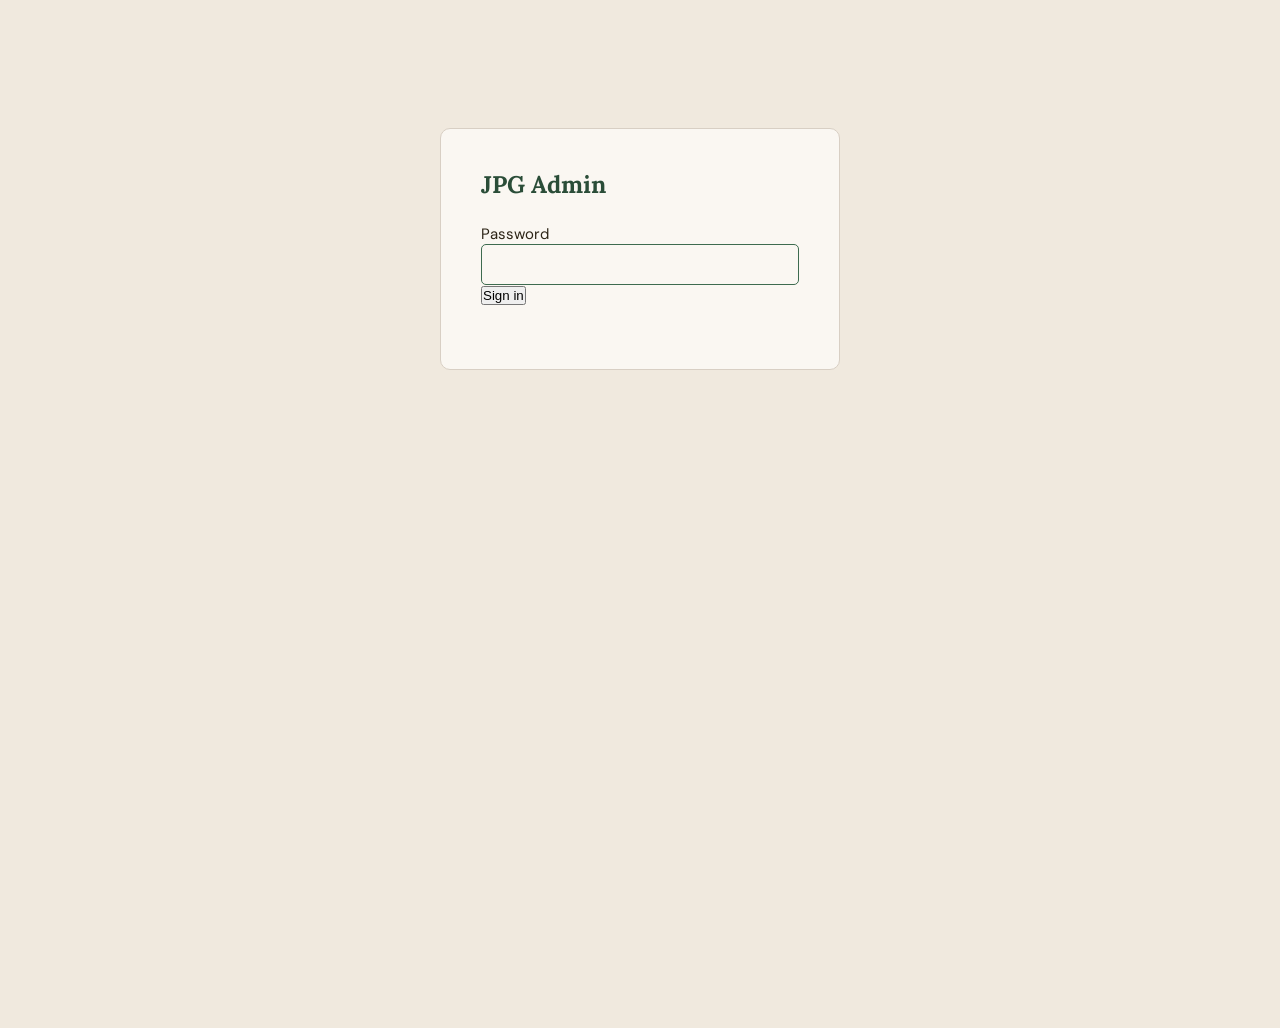
<file: admin/index.html>
<!DOCTYPE html>
<html lang="en">
<head>
  <meta charset="UTF-8">
  <meta name="viewport" content="width=device-width, initial-scale=1.0">
  <title>Admin</title>
  <link rel="preconnect" href="https://fonts.googleapis.com">
  <link rel="preconnect" href="https://fonts.gstatic.com" crossorigin>
  <link href="https://fonts.googleapis.com/css2?family=Lora:ital,wght@0,400;0,600&family=DM+Sans:opsz,wght@9..40,400;9..40,500&display=swap" rel="stylesheet">
  <link rel="stylesheet" href="admin.css">
</head>
<body>

  <!-- LOGIN SCREEN -->
  <div id="screen-login" class="screen">
    <div class="login-box">
      <h1>JPG Admin</h1>
      <form id="login-form">
        <label for="password">Password</label>
        <input type="password" id="password" autocomplete="current-password" autofocus>
        <button type="submit">Sign in</button>
        <p class="login-error" id="login-error"></p>
      </form>
    </div>
  </div>

  <!-- TOKEN SCREEN -->
  <div id="screen-token" class="screen hidden">
    <div class="login-box">
      <h1>GitHub Token</h1>
      <p class="token-note">Enter your GitHub Personal Access Token to enable saving. This is stored only in your browser.</p>
      <form id="token-form">
        <label for="gh-token">Personal Access Token</label>
        <input type="password" id="gh-token" placeholder="ghp_...">
        <button type="submit">Save &amp; Continue</button>
        <p class="login-error" id="token-error"></p>
      </form>
      <p class="token-hint">
        Generate one at <strong>github.com &rarr; Settings &rarr; Developer settings &rarr; Personal access tokens &rarr; Tokens (classic)</strong>.
        Needs <strong>repo</strong> scope.
      </p>
    </div>
  </div>

  <!-- ADMIN SCREEN -->
  <div id="screen-admin" class="screen hidden">

    <header class="admin-nav">
      <span class="admin-nav-title">JPG Admin</span>
      <div class="admin-nav-actions">
        <a href="/" target="_blank">View site &rarr;</a>
        <button id="btn-logout" class="btn-ghost">Sign out</button>
      </div>
    </header>

    <div class="admin-body">

      <!-- NOW SECTION -->
      <section class="admin-section">
        <div class="admin-section-head">
          <h2>Now</h2>
          <button class="btn-primary" id="btn-add-now">+ Add entry</button>
        </div>

        <div id="now-list" class="entry-list"></div>

        <!-- NOW FORM (hidden until add/edit) -->
        <div id="now-form-wrap" class="form-wrap hidden">
          <h3 id="now-form-title">New entry</h3>
          <input type="hidden" id="now-edit-id">
          <div class="form-row">
            <label>Tag</label>
            <select id="now-tag">
              <option value="reading">reading</option>
              <option value="listening">listening</option>
              <option value="thinking">thinking</option>
              <option value="watching">watching</option>
            </select>
          </div>
          <div class="form-row">
            <label>Title</label>
            <input type="text" id="now-title" placeholder="Book title, album name, topic...">
          </div>
          <div class="form-row">
            <label>Link <span class="label-optional">(optional)</span></label>
            <input type="url" id="now-url" placeholder="https://...">
          </div>
          <div class="form-row">
            <label>Cover image URL <span class="label-optional">(optional)</span></label>
            <input type="url" id="now-thumb" placeholder="https://... (right-click any image &rarr; Copy Image Address)">
            <div id="now-thumb-preview" class="thumb-preview"></div>
          </div>
          <div class="form-row">
            <label>Note</label>
            <textarea id="now-body" rows="4" placeholder="Your note about this..."></textarea>
          </div>
          <div class="form-actions">
            <button class="btn-primary" id="btn-now-save">Save entry</button>
            <button class="btn-ghost" id="btn-now-cancel">Cancel</button>
          </div>
          <p class="form-status" id="now-status"></p>
        </div>
      </section>

      <!-- WRITING SECTION -->
      <section class="admin-section">
        <div class="admin-section-head">
          <h2>Writing</h2>
          <button class="btn-primary" id="btn-add-post">+ New post</button>
        </div>

        <div id="writing-list" class="entry-list"></div>

        <!-- WRITING FORM -->
        <div id="writing-form-wrap" class="form-wrap hidden">
          <h3 id="writing-form-title">New post</h3>
          <input type="hidden" id="writing-edit-slug">
          <div class="form-row">
            <label>Title</label>
            <input type="text" id="writing-title" placeholder="Post title">
          </div>
          <div class="form-row">
            <label>Date</label>
            <input type="text" id="writing-date" placeholder="March 2026">
          </div>
          <div class="form-row">
            <label>Description <span class="label-optional">(shown on homepage)</span></label>
            <input type="text" id="writing-desc" placeholder="One or two sentences about the post.">
          </div>
          <div class="form-row">
            <label>Body <span class="label-optional">One paragraph per line. Blank line = new paragraph.</span></label>
            <textarea id="writing-body" rows="18" placeholder="Write your post here. Separate paragraphs with a blank line.&#10;&#10;Like this."></textarea>
          </div>
          <div class="form-actions">
            <button class="btn-primary" id="btn-writing-save">Save post</button>
            <button class="btn-ghost" id="btn-writing-cancel">Cancel</button>
          </div>
          <p class="form-status" id="writing-status"></p>
        </div>
      </section>

    </div>
  </div>

  <script src="admin.js"></script>
</body>
</html>
</file>
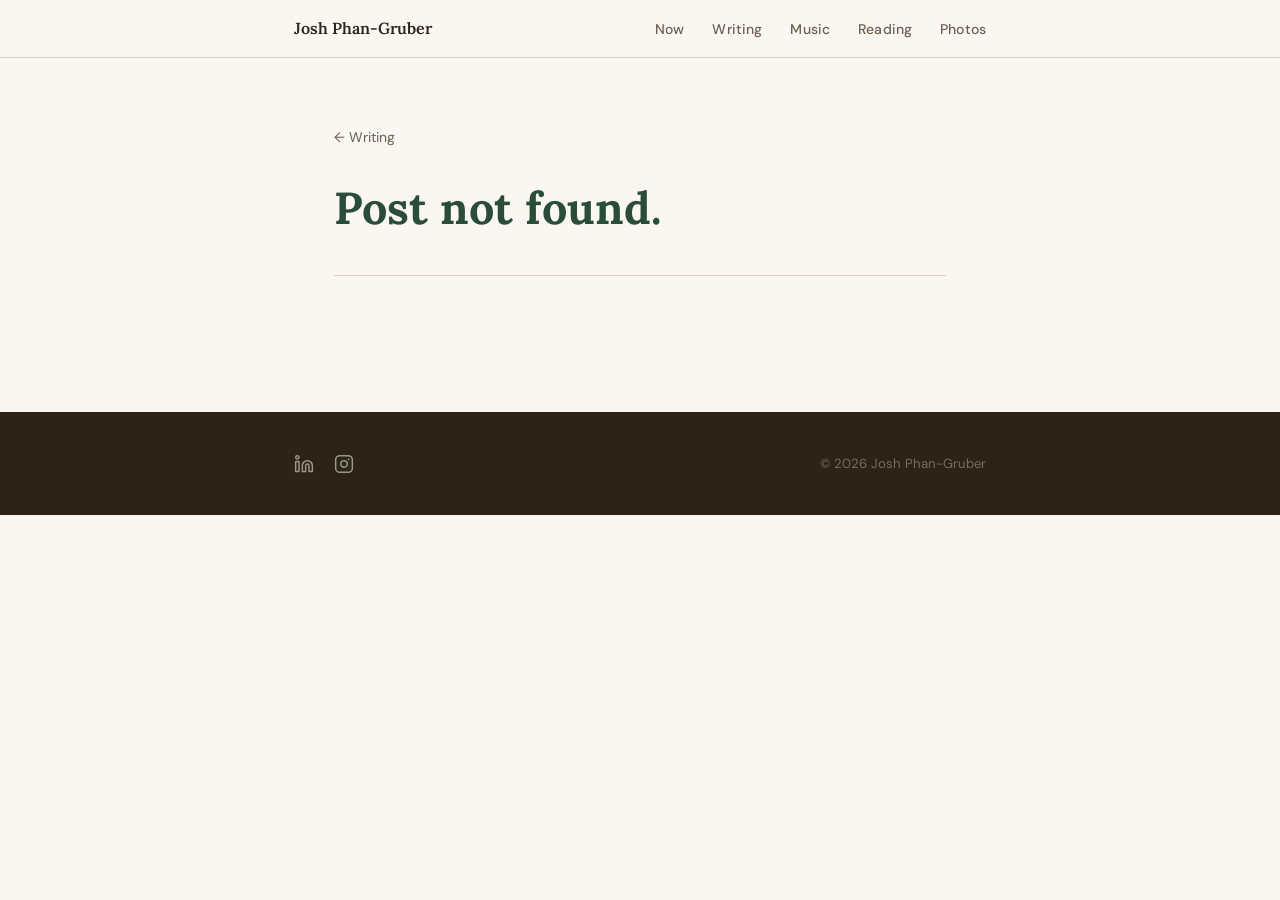
<file: writing/post.html>
<!DOCTYPE html>
<html lang="en">
<head>
  <meta charset="UTF-8">
  <meta name="viewport" content="width=device-width, initial-scale=1.0">
  <title>Josh Phan-Gruber</title>
  <link rel="preconnect" href="https://fonts.googleapis.com">
  <link rel="preconnect" href="https://fonts.gstatic.com" crossorigin>
  <link href="https://fonts.googleapis.com/css2?family=Lora:ital,wght@0,400;0,600;0,700;1,400&family=DM+Sans:opsz,wght@9..40,300;9..40,400;9..40,500&display=swap" rel="stylesheet">
  <link rel="stylesheet" href="../style.css">
  <link rel="stylesheet" href="post.css">
</head>
<body>

  <nav class="site-nav">
    <div class="nav-inner">
      <a href="../index.html" class="nav-name">Josh Phan-Gruber</a>
      <ul class="nav-links">
        <li><a href="../index.html#now">Now</a></li>
        <li><a href="../index.html#writing">Writing</a></li>
        <li><a href="../index.html#music">Music</a></li>
        <li><a href="../index.html#reading">Reading</a></li>
        <li><a href="../index.html#photos">Photos</a></li>
      </ul>
    </div>
  </nav>

  <main class="post-wrap">
    <article class="post" id="post-content">
      <header class="post-header">
        <a href="../index.html#writing" class="post-back">&larr; Writing</a>
        <h1 id="post-title">Loading...</h1>
        <p class="post-meta" id="post-date"></p>
      </header>
      <div class="post-body" id="post-body"></div>
    </article>
  </main>

  <footer class="site-footer">
    <div class="container footer-inner">
      <div class="footer-links">
        <a href="https://www.linkedin.com/in/joshua-phan-gruber/" target="_blank" rel="noopener" aria-label="LinkedIn">
          <svg width="20" height="20" viewBox="0 0 24 24" fill="none" aria-hidden="true">
            <path d="M16 8a6 6 0 0 1 6 6v7h-4v-7a2 2 0 0 0-2-2 2 2 0 0 0-2 2v7h-4v-7a6 6 0 0 1 6-6z" stroke="currentColor" stroke-width="1.75" stroke-linecap="round" stroke-linejoin="round"/>
            <rect x="2" y="9" width="4" height="12" stroke="currentColor" stroke-width="1.75" stroke-linecap="round" stroke-linejoin="round"/>
            <circle cx="4" cy="4" r="2" stroke="currentColor" stroke-width="1.75"/>
          </svg>
        </a>
        <a href="https://instagram.com/jphangruber" target="_blank" rel="noopener" aria-label="Instagram">
          <svg width="20" height="20" viewBox="0 0 24 24" fill="none" aria-hidden="true">
            <rect x="2" y="2" width="20" height="20" rx="5" ry="5" stroke="currentColor" stroke-width="1.75" stroke-linecap="round" stroke-linejoin="round"/>
            <path d="M16 11.37A4 4 0 1 1 12.63 8 4 4 0 0 1 16 11.37z" stroke="currentColor" stroke-width="1.75" stroke-linecap="round" stroke-linejoin="round"/>
            <line x1="17.5" y1="6.5" x2="17.51" y2="6.5" stroke="currentColor" stroke-width="2" stroke-linecap="round"/>
          </svg>
        </a>
      </div>
      <p class="footer-copy">&copy; 2026 Josh Phan-Gruber</p>
    </div>
  </footer>

  <script>
    async function loadPost() {
      const slug = new URLSearchParams(window.location.search).get('slug');
      if (!slug) { document.getElementById('post-title').textContent = 'Post not found.'; return; }
      try {
        const res = await fetch('/data/writing.json?v=' + Date.now());
        const posts = await res.json();
        const post = posts.find(p => p.slug === slug);
        if (!post) { document.getElementById('post-title').textContent = 'Post not found.'; return; }
        document.title = post.title + ' — Josh Phan-Gruber';
        document.getElementById('post-title').textContent = post.title;
        document.getElementById('post-date').textContent = post.date;
        document.getElementById('post-body').innerHTML = post.body;
      } catch (e) {
        document.getElementById('post-title').textContent = 'Could not load post.';
      }
    }
    loadPost();
  </script>

</body>
</html>
</file>
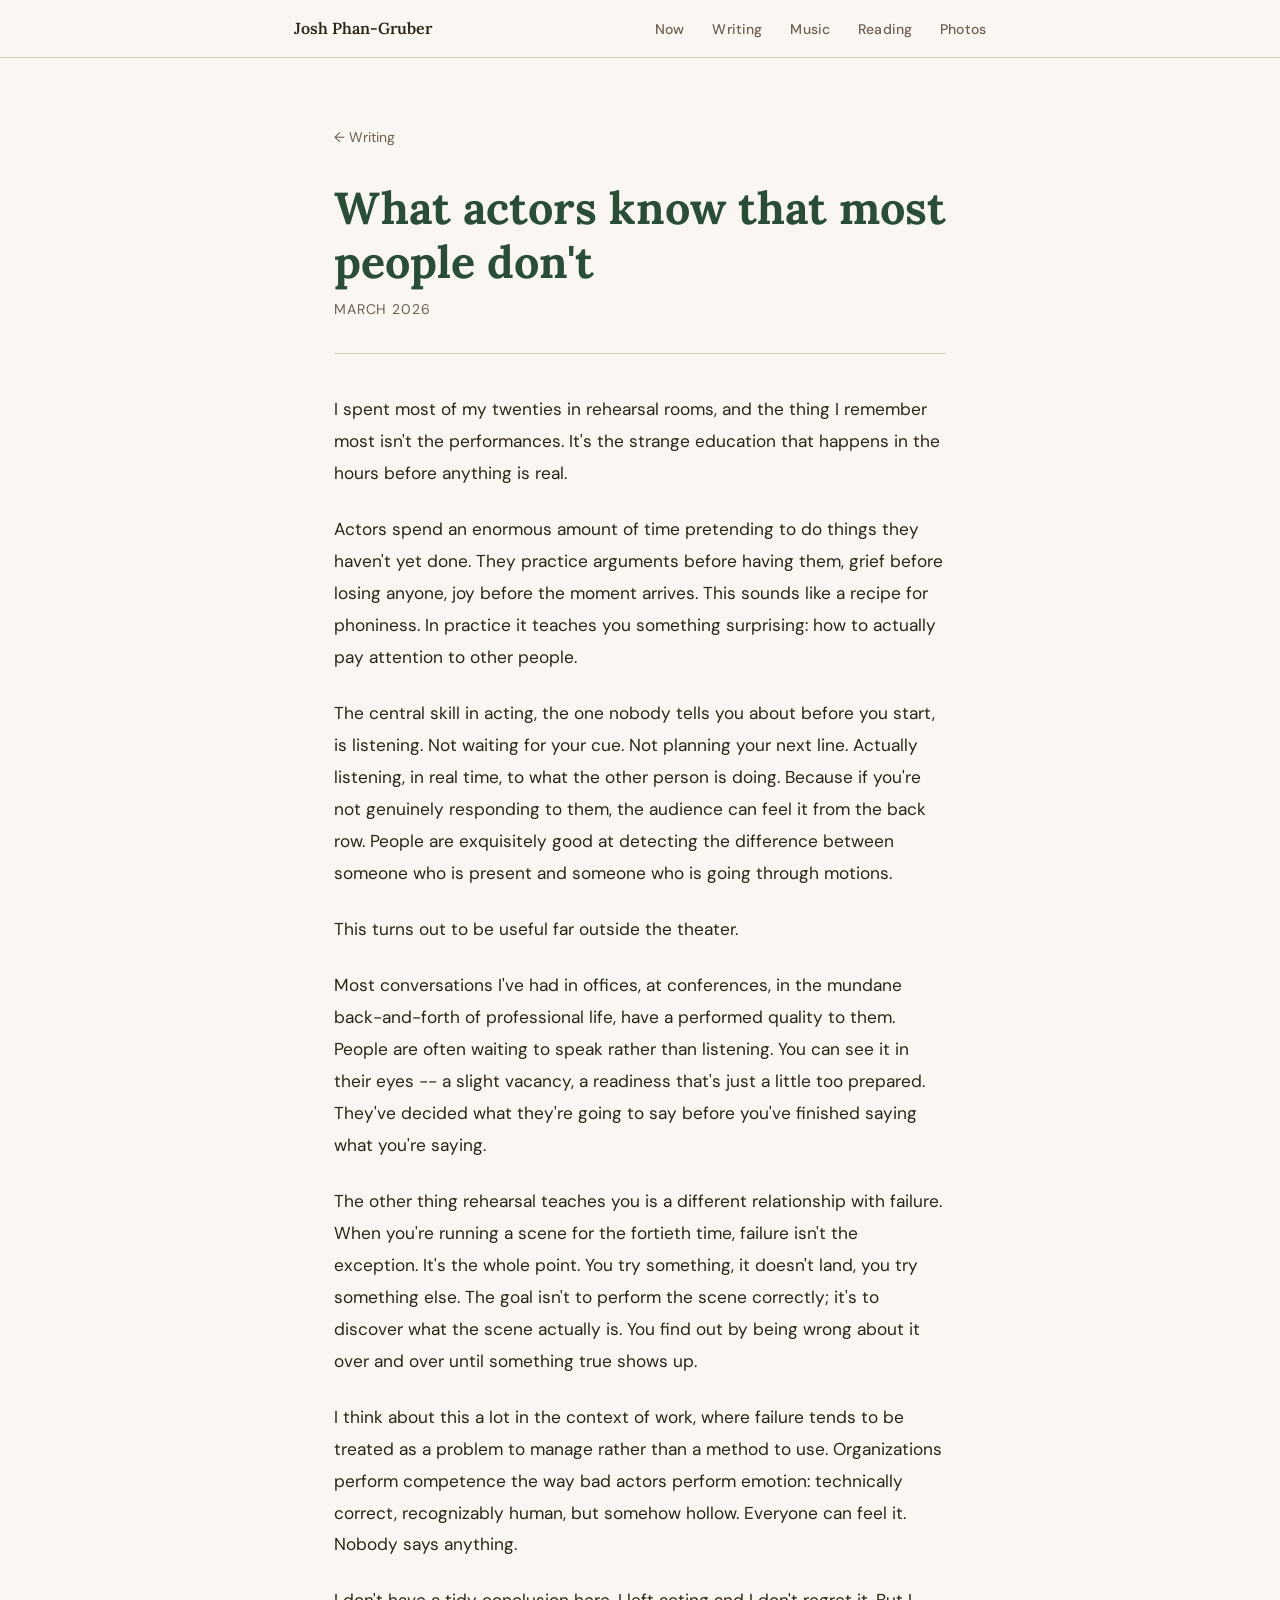
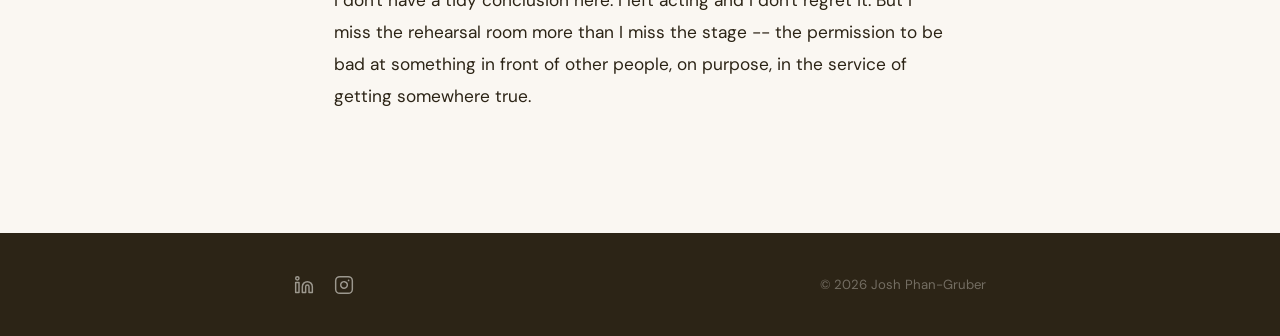
<file: writing/what-actors-know.html>
<!DOCTYPE html>
<html lang="en">
<head>
  <meta charset="UTF-8">
  <meta name="viewport" content="width=device-width, initial-scale=1.0">
  <title>What actors know that most people don't &mdash; Josh Phan-Gruber</title>
  <meta name="description" content="A decade on stage teaches you some strange things about listening, failure, and why rehearsal is nothing like the real thing.">
  <link rel="preconnect" href="https://fonts.googleapis.com">
  <link rel="preconnect" href="https://fonts.gstatic.com" crossorigin>
  <link href="https://fonts.googleapis.com/css2?family=Lora:ital,wght@0,400;0,600;0,700;1,400&family=DM+Sans:opsz,wght@9..40,300;9..40,400;9..40,500&display=swap" rel="stylesheet">
  <link rel="stylesheet" href="../style.css">
  <link rel="stylesheet" href="post.css">
</head>
<body>

  <nav class="site-nav">
    <div class="nav-inner">
      <a href="../index.html" class="nav-name">Josh Phan-Gruber</a>
      <ul class="nav-links">
        <li><a href="../index.html#now">Now</a></li>
        <li><a href="../index.html#writing">Writing</a></li>
        <li><a href="../index.html#music">Music</a></li>
        <li><a href="../index.html#reading">Reading</a></li>
        <li><a href="../index.html#photos">Photos</a></li>
      </ul>
    </div>
  </nav>

  <main class="post-wrap">
    <article class="post">

      <header class="post-header">
        <a href="../index.html#writing" class="post-back">&larr; Writing</a>
        <h1>What actors know that most people don't</h1>
        <p class="post-meta">March 2026</p>
      </header>

      <div class="post-body">

        <p>I spent most of my twenties in rehearsal rooms, and the thing I remember most isn't the performances. It's the strange education that happens in the hours before anything is real.</p>

        <p>Actors spend an enormous amount of time pretending to do things they haven't yet done. They practice arguments before having them, grief before losing anyone, joy before the moment arrives. This sounds like a recipe for phoniness. In practice it teaches you something surprising: how to actually pay attention to other people.</p>

        <p>The central skill in acting, the one nobody tells you about before you start, is listening. Not waiting for your cue. Not planning your next line. Actually listening, in real time, to what the other person is doing. Because if you're not genuinely responding to them, the audience can feel it from the back row. People are exquisitely good at detecting the difference between someone who is present and someone who is going through motions.</p>

        <p>This turns out to be useful far outside the theater.</p>

        <p>Most conversations I've had in offices, at conferences, in the mundane back-and-forth of professional life, have a performed quality to them. People are often waiting to speak rather than listening. You can see it in their eyes -- a slight vacancy, a readiness that's just a little too prepared. They've decided what they're going to say before you've finished saying what you're saying.</p>

        <p>The other thing rehearsal teaches you is a different relationship with failure. When you're running a scene for the fortieth time, failure isn't the exception. It's the whole point. You try something, it doesn't land, you try something else. The goal isn't to perform the scene correctly; it's to discover what the scene actually is. You find out by being wrong about it over and over until something true shows up.</p>

        <p>I think about this a lot in the context of work, where failure tends to be treated as a problem to manage rather than a method to use. Organizations perform competence the way bad actors perform emotion: technically correct, recognizably human, but somehow hollow. Everyone can feel it. Nobody says anything.</p>

        <p>I don't have a tidy conclusion here. I left acting and I don't regret it. But I miss the rehearsal room more than I miss the stage -- the permission to be bad at something in front of other people, on purpose, in the service of getting somewhere true.</p>

      </div>

    </article>
  </main>

  <footer class="site-footer">
    <div class="container footer-inner">
      <div class="footer-links">
        <a href="https://www.linkedin.com/in/joshua-phan-gruber/" target="_blank" rel="noopener" aria-label="LinkedIn">
          <svg width="20" height="20" viewBox="0 0 24 24" fill="none" aria-hidden="true">
            <path d="M16 8a6 6 0 0 1 6 6v7h-4v-7a2 2 0 0 0-2-2 2 2 0 0 0-2 2v7h-4v-7a6 6 0 0 1 6-6z" stroke="currentColor" stroke-width="1.75" stroke-linecap="round" stroke-linejoin="round"/>
            <rect x="2" y="9" width="4" height="12" stroke="currentColor" stroke-width="1.75" stroke-linecap="round" stroke-linejoin="round"/>
            <circle cx="4" cy="4" r="2" stroke="currentColor" stroke-width="1.75"/>
          </svg>
        </a>
        <a href="https://instagram.com/jphangruber" target="_blank" rel="noopener" aria-label="Instagram">
          <svg width="20" height="20" viewBox="0 0 24 24" fill="none" aria-hidden="true">
            <rect x="2" y="2" width="20" height="20" rx="5" ry="5" stroke="currentColor" stroke-width="1.75" stroke-linecap="round" stroke-linejoin="round"/>
            <path d="M16 11.37A4 4 0 1 1 12.63 8 4 4 0 0 1 16 11.37z" stroke="currentColor" stroke-width="1.75" stroke-linecap="round" stroke-linejoin="round"/>
            <line x1="17.5" y1="6.5" x2="17.51" y2="6.5" stroke="currentColor" stroke-width="2" stroke-linecap="round"/>
          </svg>
        </a>
      </div>
      <p class="footer-copy">&copy; 2026 Josh Phan-Gruber</p>
    </div>
  </footer>

</body>
</html>
</file>
<file: admin/admin.css>
:root {
  --bg:         #faf7f2;
  --bg-alt:     #f0e9de;
  --text:       #2c2416;
  --muted:      #6e5f50;
  --green:      #3d6b4f;
  --green-dark: #2a4d38;
  --amber:      #b86a2b;
  --border:     #d8cfc4;
  --font-serif: 'Lora', Georgia, serif;
  --font-sans:  'DM Sans', system-ui, sans-serif;
}

*, *::before, *::after { box-sizing: border-box; margin: 0; padding: 0; }

body {
  font-family: var(--font-sans);
  font-size: 15px;
  background: var(--bg-alt);
  color: var(--text);
  -webkit-font-smoothing: antialiased;
}

.screen { min-height: 100vh; }
.hidden { display: none !important; }

/* ── Login ── */
.login-box {
  max-width: 400px;
  margin: 8rem auto;
  padding: 2.5rem;
  background: var(--bg);
  border: 1px solid var(--border);
  border-radius: 10px;
}

.login-box h1 {
  font-family: var(--font-serif);
  font-size: 1.5rem;
  color: var(--green-dark);
  margin-bottom: 1.5rem;
}

.token-note {
  color: var(--muted);
  font-size: 0.9rem;
  line-height: 1.6;
  margin-bottom: 1.5rem;
}

.token-hint {
  margin-top: 1.25rem;
  font-size: 0.8rem;
  color: var(--muted);
  line-height: 1.6;
}

.login-error {
  color: #b02020;
  font-size: 0.85rem;
  margin-top: 0.5rem;
  min-height: 1.2em;
}

/* ── Admin nav ── */
.admin-nav {
  position: sticky;
  top: 0;
  z-index: 10;
  background: var(--text);
  color: var(--bg);
  padding: 0.85rem 1.5rem;
  display: flex;
  align-items: center;
  justify-content: space-between;
}

.admin-nav-title {
  font-family: var(--font-serif);
  font-weight: 600;
  font-size: 1rem;
}

.admin-nav-actions {
  display: flex;
  align-items: center;
  gap: 1.25rem;
}

.admin-nav-actions a {
  color: rgba(250,247,242,0.65);
  font-size: 0.85rem;
  text-decoration: none;
}

.admin-nav-actions a:hover { color: var(--bg); }

/* ── Admin body ── */
.admin-body {
  max-width: 760px;
  margin: 0 auto;
  padding: 2.5rem 1.5rem 5rem;
  display: flex;
  flex-direction: column;
  gap: 3rem;
}

.admin-section {
  background: var(--bg);
  border: 1px solid var(--border);
  border-radius: 10px;
  overflow: hidden;
}

.admin-section-head {
  display: flex;
  align-items: center;
  justify-content: space-between;
  padding: 1.25rem 1.5rem;
  border-bottom: 1px solid var(--border);
}

.admin-section-head h2 {
  font-family: var(--font-serif);
  font-size: 1.2rem;
  font-weight: 600;
}

/* ── Entry list ── */
.entry-list { padding: 0; }

.entry-item {
  display: flex;
  align-items: center;
  gap: 1rem;
  padding: 0.9rem 1.5rem;
  border-bottom: 1px solid var(--border);
}

.entry-item:last-child { border-bottom: none; }

.entry-thumb {
  width: 40px;
  height: 40px;
  border-radius: 4px;
  object-fit: cover;
  flex-shrink: 0;
  border: 1px solid var(--border);
}

.entry-thumb-placeholder {
  width: 40px;
  height: 40px;
  border-radius: 4px;
  background: var(--bg-alt);
  flex-shrink: 0;
  border: 1px solid var(--border);
}

.entry-info { flex: 1; min-width: 0; }

.entry-tag {
  display: inline-block;
  font-size: 0.65rem;
  font-weight: 500;
  text-transform: uppercase;
  letter-spacing: 0.08em;
  padding: 0.15em 0.5em;
  border-radius: 3px;
  margin-bottom: 0.2rem;
  background: #ddeee4;
  color: #2a6040;
}

.entry-tag.tag-listening { background: #f5e4d2; color: #8f4b1a; }
.entry-tag.tag-thinking  { background: #e8e3f0; color: #4a3a80; }
.entry-tag.tag-watching  { background: #fde8e8; color: #8f2020; }

.entry-title {
  font-size: 0.9rem;
  font-weight: 500;
  white-space: nowrap;
  overflow: hidden;
  text-overflow: ellipsis;
}

.entry-date {
  font-size: 0.8rem;
  color: var(--muted);
  margin-top: 0.1rem;
}

.entry-actions {
  display: flex;
  gap: 0.5rem;
  flex-shrink: 0;
}

.entry-empty {
  padding: 2rem 1.5rem;
  color: var(--muted);
  font-style: italic;
  font-size: 0.9rem;
}

/* ── Form ── */
.form-wrap {
  padding: 1.5rem;
  border-top: 1px solid var(--border);
  background: var(--bg-alt);
}

.form-wrap h3 {
  font-family: var(--font-serif);
  font-size: 1rem;
  font-weight: 600;
  margin-bottom: 1.25rem;
}

.form-row {
  margin-bottom: 1rem;
}

.form-row label {
  display: block;
  font-size: 0.8rem;
  font-weight: 500;
  text-transform: uppercase;
  letter-spacing: 0.06em;
  color: var(--muted);
  margin-bottom: 0.35rem;
}

.label-optional {
  text-transform: none;
  letter-spacing: 0;
  font-weight: 400;
  color: var(--muted);
  font-size: 0.75rem;
}

.form-actions {
  display: flex;
  gap: 0.75rem;
  margin-top: 1.25rem;
}

.form-status {
  margin-top: 0.75rem;
  font-size: 0.85rem;
  min-height: 1.2em;
}

.form-status.success { color: var(--green-dark); }
.form-status.error   { color: #b02020; }

.thumb-preview {
  margin-top: 0.5rem;
}

.thumb-preview img {
  width: 60px;
  height: 60px;
  object-fit: cover;
  border-radius: 4px;
  border: 1px solid var(--border);
}

/* ── Inputs ── */
input[type="text"],
input[type="url"],
input[type="password"],
select,
textarea {
  width: 100%;
  padding: 0.55rem 0.75rem;
  font-family: var(--font-sans);
  font-size: 0.9rem;
  color: var(--text);
  background: var(--bg);
  border: 1px solid var(--border);
  border-radius: 5px;
  outline: none;
  transition: border-color 0.15s;
  line-height: 1.5;
}

input:focus, select:focus, textarea:focus {
  border-color: var(--green);
}

textarea { resize: vertical; }

/* ── Buttons ── */
.btn-primary {
  display: inline-block;
  padding: 0.5em 1.1em;
  background: var(--green);
  color: #fff;
  border: none;
  border-radius: 5px;
  font-family: var(--font-sans);
  font-size: 0.875rem;
  font-weight: 500;
  cursor: pointer;
  transition: background 0.15s;
}

.btn-primary:hover { background: var(--green-dark); }

.btn-ghost {
  display: inline-block;
  padding: 0.5em 1.1em;
  background: transparent;
  color: var(--muted);
  border: 1px solid var(--border);
  border-radius: 5px;
  font-family: var(--font-sans);
  font-size: 0.875rem;
  cursor: pointer;
  transition: border-color 0.15s, color 0.15s;
}

.btn-ghost:hover { border-color: var(--text); color: var(--text); }

.btn-edit {
  padding: 0.3em 0.7em;
  font-size: 0.8rem;
  background: transparent;
  border: 1px solid var(--border);
  border-radius: 4px;
  cursor: pointer;
  color: var(--muted);
  font-family: var(--font-sans);
  transition: border-color 0.15s, color 0.15s;
}

.btn-edit:hover { border-color: var(--green); color: var(--green); }

.btn-delete {
  padding: 0.3em 0.7em;
  font-size: 0.8rem;
  background: transparent;
  border: 1px solid var(--border);
  border-radius: 4px;
  cursor: pointer;
  color: var(--muted);
  font-family: var(--font-sans);
  transition: border-color 0.15s, color 0.15s;
}

.btn-delete:hover { border-color: #b02020; color: #b02020; }
</file>
<file: style.css>
/* ============================================================
   VARIABLES
   ============================================================ */
:root {
  --bg:          #faf7f2;
  --bg-alt:      #f0e9de;
  --text:        #2c2416;
  --text-muted:  #6e5f50;
  --green:       #3d6b4f;
  --green-dark:  #2a4d38;
  --green-light: #ddeee4;
  --amber:       #b86a2b;
  --amber-light: #f5e4d2;
  --border:      #d8cfc4;
  --max-w:       740px;
  --font-serif:  'Lora', Georgia, 'Times New Roman', serif;
  --font-sans:   'DM Sans', system-ui, -apple-system, sans-serif;
}

/* ============================================================
   RESET & BASE
   ============================================================ */
*, *::before, *::after {
  box-sizing: border-box;
  margin: 0;
  padding: 0;
}

html {
  scroll-behavior: smooth;
  scroll-padding-top: 64px;
}

body {
  font-family: var(--font-sans);
  font-size: 17px;
  line-height: 1.75;
  color: var(--text);
  background: var(--bg);
  -webkit-font-smoothing: antialiased;
}

h1, h2, h3, h4 {
  font-family: var(--font-serif);
  line-height: 1.2;
  color: var(--text);
}

h1 { font-size: clamp(2rem, 5vw, 2.8rem); font-weight: 700; }
h2 { font-size: 1.85rem; font-weight: 600; }
h3 { font-size: 1.1rem; font-weight: 600; }

p { margin-bottom: 1rem; }
p:last-child { margin-bottom: 0; }

a {
  color: var(--green);
  text-decoration: none;
  transition: color 0.15s;
}

a:hover {
  color: var(--green-dark);
  text-decoration: underline;
}

img { max-width: 100%; display: block; }


/* ============================================================
   NAVIGATION
   ============================================================ */
.site-nav {
  position: sticky;
  top: 0;
  z-index: 100;
  background: rgba(250, 247, 242, 0.94);
  backdrop-filter: blur(10px);
  -webkit-backdrop-filter: blur(10px);
  border-bottom: 1px solid var(--border);
}

.nav-inner {
  max-width: var(--max-w);
  margin: 0 auto;
  padding: 0.85rem 1.5rem;
  display: flex;
  align-items: center;
  justify-content: space-between;
  gap: 1.5rem;
}

.nav-name {
  font-family: var(--font-serif);
  font-size: 1rem;
  font-weight: 600;
  color: var(--text);
  text-decoration: none;
  white-space: nowrap;
  flex-shrink: 0;
}

.nav-name:hover {
  color: var(--green);
  text-decoration: none;
}

.nav-links {
  list-style: none;
  display: flex;
  gap: 1.75rem;
  flex-wrap: wrap;
}

.nav-links a {
  font-size: 0.875rem;
  font-weight: 500;
  letter-spacing: 0.01em;
  color: var(--text-muted);
  text-decoration: none;
}

.nav-links a:hover,
.nav-links a.active {
  color: var(--green);
  text-decoration: none;
}


/* ============================================================
   CONTAINER
   ============================================================ */
.container {
  max-width: var(--max-w);
  margin: 0 auto;
  padding: 0 1.5rem;
}


/* ============================================================
   SECTION CHROME
   ============================================================ */
.section,
.section-alt {
  padding: 5rem 0;
}

.section     { background: var(--bg); }
.section-alt { background: var(--bg-alt); }

.section-sub {
  color: var(--text-muted);
  font-size: 1rem;
  margin-top: 0.3rem;
  margin-bottom: 2.5rem;
}

.empty-note {
  color: var(--text-muted);
  font-family: var(--font-serif);
  font-style: italic;
}


/* ============================================================
   HERO
   ============================================================ */
.hero {
  padding: 5.5rem 0 5rem;
  background: var(--bg);
}

.hero-inner {
  max-width: var(--max-w);
  margin: 0 auto;
  padding: 0 1.5rem;
  display: flex;
  align-items: flex-start;
  gap: 3rem;
}

.hero-photo { flex-shrink: 0; }

.headshot {
  width: 170px;
  height: 170px;
  border-radius: 50%;
  object-fit: cover;
  object-position: 10% center;
  border: 3px solid var(--bg-alt);
  box-shadow: 0 0 0 1px var(--border), 0 8px 28px rgba(44, 36, 22, 0.12);
}

.hero-text { flex: 1; min-width: 0; }

.hero-text h1 {
  margin-bottom: 1rem;
  color: var(--green-dark);
}

.intro {
  font-size: 1.1rem;
  line-height: 1.8;
  color: var(--text);
}


/* ============================================================
   NOW FEED
   ============================================================ */
.now-feed {
  display: flex;
  flex-direction: column;
  gap: 2.25rem;
}

.now-entry {
  display: flex;
  gap: 1.1rem;
  align-items: flex-start;
}

.now-thumb {
  flex-shrink: 0;
  width: 72px;
  height: 72px;
  border-radius: 5px;
  overflow: hidden;
  display: block;
  border: 1px solid var(--border);
  transition: opacity 0.2s;
}

.now-thumb:hover {
  opacity: 0.8;
}

.now-thumb img {
  width: 100%;
  height: 100%;
  object-fit: cover;
  display: block;
}

.now-body {
  flex: 1;
  border-left: 3px solid var(--border);
  padding-left: 1.1rem;
  transition: border-left-color 0.2s;
}

.now-entry:hover .now-body {
  border-left-color: var(--green);
}

.now-body h3 {
  margin-bottom: 0.4rem;
}

.now-body h3 a {
  color: var(--text);
}

.now-body h3 a:hover {
  color: var(--green);
  text-decoration: none;
}

.now-body p {
  color: var(--text-muted);
  font-size: 0.97rem;
}

/* Tags */
.tag {
  display: inline-block;
  font-family: var(--font-sans);
  font-size: 0.7rem;
  font-weight: 500;
  text-transform: uppercase;
  letter-spacing: 0.09em;
  padding: 0.2em 0.65em;
  border-radius: 3px;
  margin-bottom: 0.55rem;
}

.tag-reading   { background: var(--green-light); color: var(--green-dark); }
.tag-listening { background: var(--amber-light);  color: var(--amber); }
.tag-thinking  { background: #e8e3f0;              color: #4a3a80; }
.tag-watching  { background: #fde8e8;              color: #8f2020; }


/* ============================================================
   WRITING
   ============================================================ */
.writing-entry {
  margin-bottom: 2rem;
  padding-bottom: 2rem;
  border-bottom: 1px solid var(--border);
}

.writing-entry:last-child {
  border-bottom: none;
  margin-bottom: 0;
  padding-bottom: 0;
}

.writing-date {
  font-size: 0.8rem;
  text-transform: uppercase;
  letter-spacing: 0.08em;
  color: var(--text-muted);
  display: block;
  margin-bottom: 0.3rem;
}


/* ============================================================
   SPOTIFY
   ============================================================ */
.spotify-wrap {
  border-radius: 14px;
  overflow: hidden;
  box-shadow: 0 4px 24px rgba(44, 36, 22, 0.1);
}

.spotify-wrap iframe { display: block; }


/* ============================================================
   GOODREADS
   ============================================================ */
.goodreads-wrap {
  /* Goodreads widget injects its own layout; this wrapper
     just provides context. You may need to inspect/adjust
     widget colors at goodreads.com/user/widget after going live. */
}


/* ============================================================
   CAROUSEL
   ============================================================ */
.carousel {
  display: flex;
  align-items: center;
  gap: 0.75rem;
}

.carousel-track-wrap {
  flex: 1;
  overflow: hidden;
  border-radius: 8px;
}

.carousel-track {
  display: flex;
  transition: transform 0.4s ease;
}

.carousel-track img {
  flex-shrink: 0;
  width: 100%;
  height: 480px;
  object-fit: cover;
  border-radius: 8px;
  display: block;
}

.carousel-btn {
  flex-shrink: 0;
  background: var(--bg);
  border: 1.5px solid var(--border);
  color: var(--text-muted);
  width: 2.4rem;
  height: 2.4rem;
  border-radius: 50%;
  font-size: 1rem;
  cursor: pointer;
  display: flex;
  align-items: center;
  justify-content: center;
  transition: border-color 0.15s, color 0.15s;
}

.carousel-btn:hover {
  border-color: var(--green);
  color: var(--green);
}

.carousel-dots {
  display: flex;
  justify-content: center;
  gap: 0.4rem;
  margin-top: 1rem;
}

.carousel-dot {
  width: 7px;
  height: 7px;
  border-radius: 50%;
  background: var(--border);
  border: none;
  cursor: pointer;
  padding: 0;
  transition: background 0.2s;
}

.carousel-dot.active {
  background: var(--green);
}

@media (max-width: 580px) {
  .carousel-track img { height: 280px; }
}


/* ============================================================
   FOOTER
   ============================================================ */
.site-footer {
  background: var(--text);
  color: var(--bg);
  padding: 2.5rem 1.5rem;
}

.footer-inner {
  display: flex;
  align-items: center;
  justify-content: space-between;
  gap: 1rem;
}

.footer-links {
  display: flex;
  gap: 1.25rem;
  align-items: center;
}

.footer-links a {
  color: rgba(250, 247, 242, 0.55);
  transition: color 0.2s;
  display: flex;
  align-items: center;
}

.footer-links a:hover {
  color: rgba(250, 247, 242, 0.95);
  text-decoration: none;
}

.footer-copy {
  font-size: 0.825rem;
  color: rgba(250, 247, 242, 0.35);
  margin-bottom: 0;
}

.admin-link {
  color: rgba(250, 247, 242, 0.15);
  font-size: 0.5rem;
  text-decoration: none;
  transition: color 0.2s;
}

.admin-link:hover {
  color: rgba(250, 247, 242, 0.5);
  text-decoration: none;
}


/* ============================================================
   RESPONSIVE
   ============================================================ */
@media (max-width: 580px) {
  .hero {
    padding: 3.5rem 0 3rem;
  }

  .hero-inner {
    flex-direction: column;
    align-items: center;
    gap: 1.75rem;
    text-align: center;
  }

  .headshot {
    width: 140px;
    height: 140px;
  }

  .section,
  .section-alt {
    padding: 3.5rem 0;
  }

  .nav-links {
    gap: 1rem;
  }

  .nav-links li:nth-child(n+4) {
    display: none; /* hide last items on very small screens */
  }

  h2 { font-size: 1.55rem; }
}
</file>
<file: writing/post.css>
.post-wrap {
  max-width: 660px;
  margin: 0 auto;
  padding: 4rem 1.5rem 6rem;
}

.post-back {
  display: inline-block;
  font-size: 0.875rem;
  color: var(--text-muted);
  margin-bottom: 2rem;
  text-decoration: none;
}

.post-back:hover {
  color: var(--green);
  text-decoration: none;
}

.post-header {
  margin-bottom: 2.5rem;
  padding-bottom: 2rem;
  border-bottom: 1px solid var(--border);
}

.post-header h1 {
  margin-bottom: 0.5rem;
  color: var(--green-dark);
}

.post-meta {
  font-size: 0.875rem;
  color: var(--text-muted);
  margin: 0;
  text-transform: uppercase;
  letter-spacing: 0.06em;
}

.post-body p {
  font-size: 1.08rem;
  line-height: 1.85;
  margin-bottom: 1.5rem;
  color: var(--text);
}

.post-body h2 {
  margin-top: 2.5rem;
  margin-bottom: 0.75rem;
  font-size: 1.35rem;
}

.post-body blockquote {
  border-left: 3px solid var(--green);
  margin: 2rem 0;
  padding: 0.25rem 0 0.25rem 1.25rem;
  font-family: var(--font-serif);
  font-style: italic;
  color: var(--text-muted);
}
</file>
